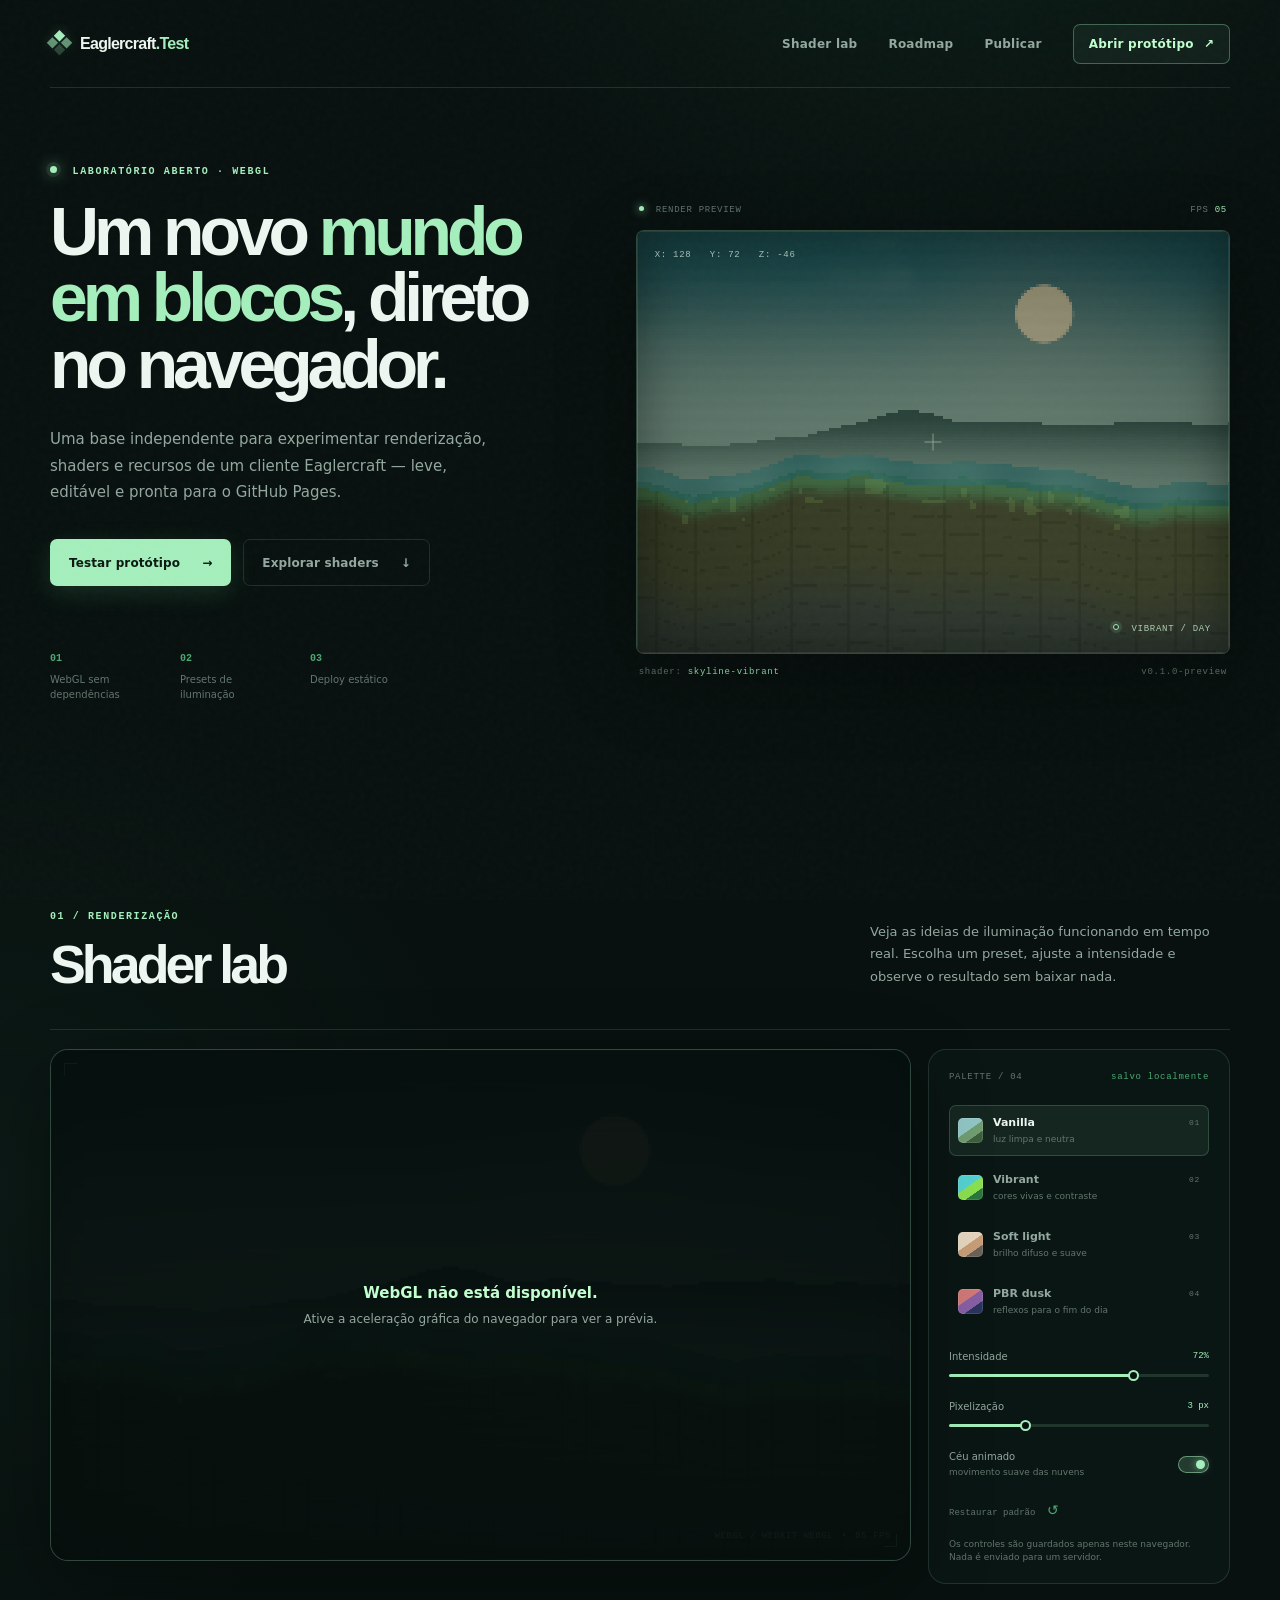
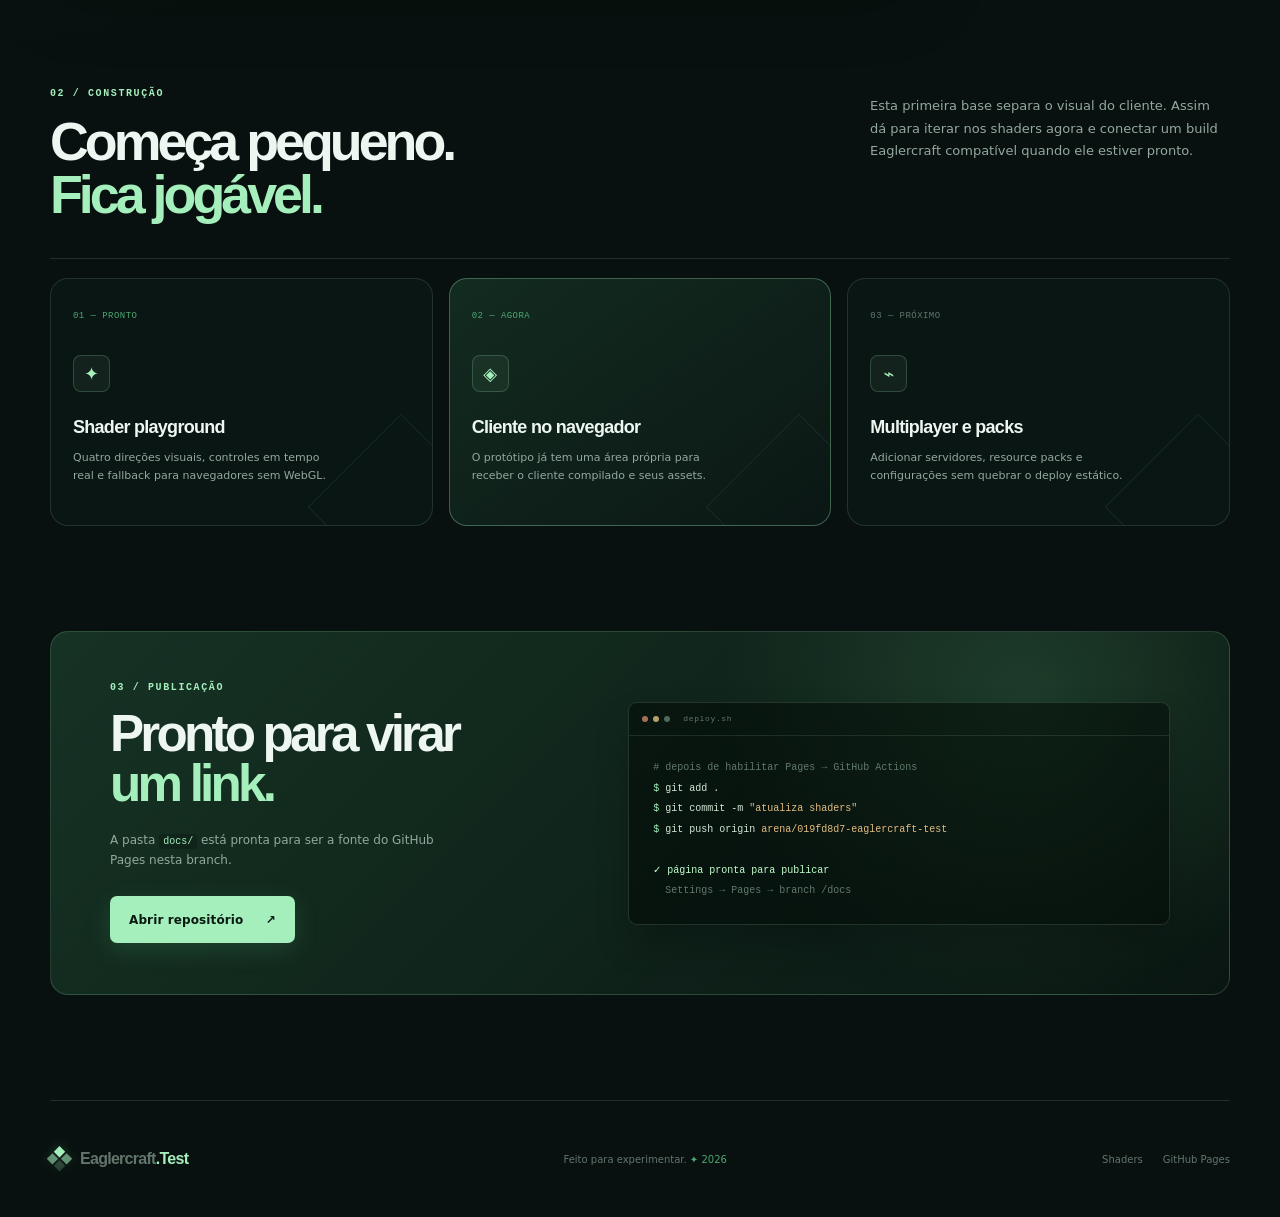
<file: docs/index.html>
<!doctype html>
<html lang="pt-BR">
  <head>
    <meta charset="utf-8" />
    <meta name="viewport" content="width=device-width, initial-scale=1" />
    <meta name="theme-color" content="#08110f" />
    <meta
      name="description"
      content="Eaglercraft Test: laboratório web para testar shaders e preparar um cliente Eaglercraft no navegador."
    />
    <title>Eaglercraft Test — laboratório web</title>
    <link rel="icon" href="assets/favicon.svg" type="image/svg+xml" />
    <link rel="stylesheet" href="styles.css" />
    <script src="js/app.js" defer></script>
  </head>
  <body>
    <div class="noise" aria-hidden="true"></div>
    <header class="topbar">
      <a class="brand" href="#inicio" aria-label="Eaglercraft Test, início">
        <span class="brand-mark" aria-hidden="true">
          <span></span><span></span><span></span><span></span>
        </span>
        <span>Eaglercraft<span class="brand-accent">.Test</span></span>
      </a>

      <button class="menu-toggle" type="button" aria-expanded="false" aria-controls="main-nav">
        <span></span><span></span><span></span>
        <span class="sr-only">Abrir menu</span>
      </button>

      <nav id="main-nav" class="main-nav" aria-label="Navegação principal">
        <a href="#shader-lab">Shader lab</a>
        <a href="#roadmap">Roadmap</a>
        <a href="#publicar">Publicar</a>
        <a class="nav-cta" href="game.html">Abrir protótipo <span aria-hidden="true">↗</span></a>
      </nav>
    </header>

    <main id="inicio">
      <section class="hero section-wrap" aria-labelledby="hero-title">
        <div class="hero-copy">
          <p class="eyebrow"><span class="status-dot"></span> laboratório aberto · WebGL</p>
          <h1 id="hero-title">Um novo <em>mundo em blocos</em>, direto no navegador.</h1>
          <p class="hero-lede">
            Uma base independente para experimentar renderização, shaders e recursos de um
            cliente Eaglercraft — leve, editável e pronta para o GitHub Pages.
          </p>
          <div class="hero-actions">
            <a class="button button-primary" href="game.html">Testar protótipo <span aria-hidden="true">→</span></a>
            <a class="button button-quiet" href="#shader-lab">Explorar shaders <span aria-hidden="true">↓</span></a>
          </div>
          <dl class="hero-facts" aria-label="Detalhes do projeto">
            <div>
              <dt>01</dt>
              <dd>WebGL sem dependências</dd>
            </div>
            <div>
              <dt>02</dt>
              <dd>Presets de iluminação</dd>
            </div>
            <div>
              <dt>03</dt>
              <dd>Deploy estático</dd>
            </div>
          </dl>
        </div>

        <div class="hero-visual" aria-label="Prévia animada de um cenário em blocos">
          <div class="visual-topline">
            <span><span class="mini-dot"></span> RENDER PREVIEW</span>
            <span class="mono">FPS <strong id="hero-fps">--</strong></span>
          </div>
          <div class="canvas-frame hero-canvas-frame">
            <canvas id="hero-canvas" width="960" height="640"></canvas>
            <div class="canvas-overlay overlay-coordinates mono">X: 128 &nbsp; Y: 72 &nbsp; Z: -46</div>
            <div class="canvas-overlay overlay-mode"><span class="pulse-ring"></span> VIBRANT / DAY</div>
            <div class="crosshair" aria-hidden="true"><i></i><i></i></div>
          </div>
          <div class="visual-bottomline">
            <span>shader: <strong>skyline-vibrant</strong></span>
            <span class="mono">v0.1.0-preview</span>
          </div>
        </div>
      </section>

      <section id="shader-lab" class="lab-section section-wrap" aria-labelledby="lab-title">
        <div class="section-heading">
          <div>
            <p class="eyebrow">01 / renderização</p>
            <h2 id="lab-title">Shader lab</h2>
          </div>
          <p>
            Veja as ideias de iluminação funcionando em tempo real. Escolha um preset, ajuste a
            intensidade e observe o resultado sem baixar nada.
          </p>
        </div>

        <div class="lab-layout">
          <div class="canvas-frame lab-canvas-frame">
            <canvas id="shader-canvas" width="1280" height="720"></canvas>
            <div id="webgl-fallback" class="webgl-fallback" hidden>
              <strong>WebGL não está disponível.</strong>
              <span>Ative a aceleração gráfica do navegador para ver a prévia.</span>
            </div>
            <div class="canvas-corner corner-tl"></div>
            <div class="canvas-corner corner-br"></div>
            <div class="lab-stats mono">
              <span id="lab-renderer">WEBGL / DETECTANDO</span>
              <span>•</span>
              <span><strong id="lab-fps">--</strong> FPS</span>
            </div>
          </div>

          <aside class="control-panel" aria-label="Controles do shader lab">
            <div class="panel-header">
              <span class="panel-kicker">PALETTE / 04</span>
              <span id="save-status" class="save-status">salvo localmente</span>
            </div>

            <div class="preset-list" role="group" aria-label="Presets de shader">
              <button class="preset is-active" type="button" data-preset="0">
                <span class="preset-swatch swatch-vanilla"></span>
                <span><strong>Vanilla</strong><small>luz limpa e neutra</small></span>
                <span class="preset-key mono">01</span>
              </button>
              <button class="preset" type="button" data-preset="1">
                <span class="preset-swatch swatch-vibrant"></span>
                <span><strong>Vibrant</strong><small>cores vivas e contraste</small></span>
                <span class="preset-key mono">02</span>
              </button>
              <button class="preset" type="button" data-preset="2">
                <span class="preset-swatch swatch-soft"></span>
                <span><strong>Soft light</strong><small>brilho difuso e suave</small></span>
                <span class="preset-key mono">03</span>
              </button>
              <button class="preset" type="button" data-preset="3">
                <span class="preset-swatch swatch-pbr"></span>
                <span><strong>PBR dusk</strong><small>reflexos para o fim do dia</small></span>
                <span class="preset-key mono">04</span>
              </button>
            </div>

            <div class="control-group">
              <div class="control-label"><label for="intensity">Intensidade</label><output id="intensity-value" for="intensity">72%</output></div>
              <input id="intensity" type="range" min="0" max="100" value="72" />
            </div>
            <div class="control-group">
              <div class="control-label"><label for="pixel-size">Pixelização</label><output id="pixel-value" for="pixel-size">3 px</output></div>
              <input id="pixel-size" type="range" min="1" max="8" value="3" />
            </div>
            <label class="switch-row">
              <span><strong>Céu animado</strong><small>movimento suave das nuvens</small></span>
              <input id="motion-toggle" type="checkbox" checked />
              <span class="switch" aria-hidden="true"></span>
            </label>
            <button id="reset-controls" class="reset-button" type="button">Restaurar padrão <span aria-hidden="true">↺</span></button>

            <p class="panel-note">Os controles são guardados apenas neste navegador. Nada é enviado para um servidor.</p>
          </aside>
        </div>
      </section>

      <section id="roadmap" class="roadmap-section section-wrap" aria-labelledby="roadmap-title">
        <div class="section-heading compact-heading">
          <div>
            <p class="eyebrow">02 / construção</p>
            <h2 id="roadmap-title">Começa pequeno.<br /><em>Fica jogável.</em></h2>
          </div>
          <p>
            Esta primeira base separa o visual do cliente. Assim dá para iterar nos shaders agora
            e conectar um build Eaglercraft compatível quando ele estiver pronto.
          </p>
        </div>
        <div class="roadmap-grid">
          <article class="roadmap-card done">
            <span class="card-index mono">01 — pronto</span>
            <div class="card-icon" aria-hidden="true">✦</div>
            <h3>Shader playground</h3>
            <p>Quatro direções visuais, controles em tempo real e fallback para navegadores sem WebGL.</p>
          </article>
          <article class="roadmap-card current">
            <span class="card-index mono">02 — agora</span>
            <div class="card-icon" aria-hidden="true">◈</div>
            <h3>Cliente no navegador</h3>
            <p>O protótipo já tem uma área própria para receber o cliente compilado e seus assets.</p>
          </article>
          <article class="roadmap-card next">
            <span class="card-index mono">03 — próximo</span>
            <div class="card-icon" aria-hidden="true">⌁</div>
            <h3>Multiplayer e packs</h3>
            <p>Adicionar servidores, resource packs e configurações sem quebrar o deploy estático.</p>
          </article>
        </div>
      </section>

      <section id="publicar" class="publish-section section-wrap" aria-labelledby="publish-title">
        <div class="publish-card">
          <div class="publish-copy">
            <p class="eyebrow">03 / publicação</p>
            <h2 id="publish-title">Pronto para virar<br /><em>um link.</em></h2>
            <p>
              A pasta <code>docs/</code> está pronta para ser a fonte do GitHub Pages nesta branch.
            </p>
            <a class="button button-primary" href="https://github.com/luisfelipelongaray-hue/Eaglercraft-Test" target="_blank" rel="noreferrer">Abrir repositório <span aria-hidden="true">↗</span></a>
          </div>
          <div class="publish-terminal" aria-label="Comandos para publicar">
            <div class="terminal-bar"><span></span><span></span><span></span><b>deploy.sh</b></div>
            <pre><code><span class="code-muted"># depois de habilitar Pages → GitHub Actions</span>
<span class="code-prompt">$</span> git add .
<span class="code-prompt">$</span> git commit -m <span class="code-string">"atualiza shaders"</span>
<span class="code-prompt">$</span> git push origin <span class="code-string">arena/019fd8d7-eaglercraft-test</span>

<span class="code-ok">✓ página pronta para publicar</span>
<span class="code-muted">  Settings → Pages → branch /docs</span></code></pre>
          </div>
        </div>
      </section>
    </main>

    <footer class="footer section-wrap">
      <a class="brand" href="#inicio" aria-label="Voltar ao início">
        <span class="brand-mark" aria-hidden="true"><span></span><span></span><span></span><span></span></span>
        <span>Eaglercraft<span class="brand-accent">.Test</span></span>
      </a>
      <p>Feito para experimentar. <span aria-hidden="true">✦</span> <span id="year">2026</span></p>
      <div class="footer-links"><a href="#shader-lab">Shaders</a><a href="#publicar">GitHub Pages</a></div>
    </footer>
  </body>
</html>
</file>
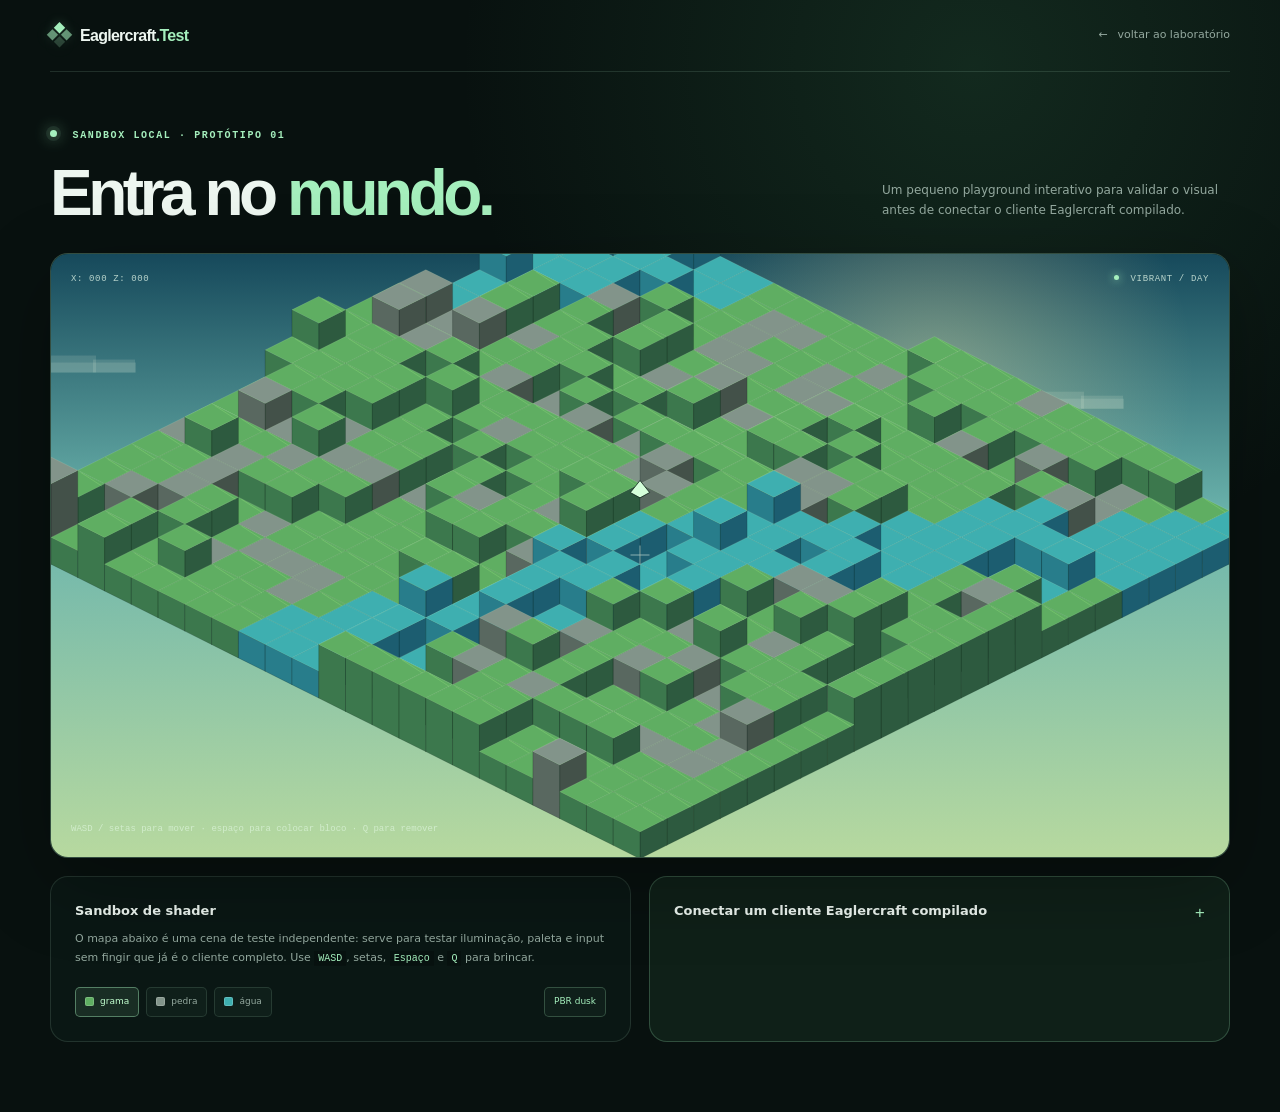
<file: docs/game.html>
<!doctype html>
<html lang="pt-BR">
  <head>
    <meta charset="utf-8" />
    <meta name="viewport" content="width=device-width, initial-scale=1" />
    <meta name="theme-color" content="#08110f" />
    <meta name="description" content="Protótipo jogável do Eaglercraft Test com mundo em blocos e iluminação experimental." />
    <title>Protótipo — Eaglercraft Test</title>
    <link rel="icon" href="assets/favicon.svg" type="image/svg+xml" />
    <link rel="stylesheet" href="styles.css" />
    <script src="js/game.js" defer></script>
  </head>
  <body class="game-page">
    <header class="topbar game-topbar">
      <a class="brand" href="index.html" aria-label="Eaglercraft Test, início">
        <span class="brand-mark" aria-hidden="true"><span></span><span></span><span></span><span></span></span>
        <span>Eaglercraft<span class="brand-accent">.Test</span></span>
      </a>
      <a class="back-link" href="index.html"><span aria-hidden="true">←</span> voltar ao laboratório</a>
    </header>

    <main class="game-content section-wrap">
      <section class="game-intro" aria-labelledby="game-title">
        <div>
          <p class="eyebrow"><span class="status-dot"></span> sandbox local · protótipo 01</p>
          <h1 id="game-title">Entra no <em>mundo.</em></h1>
        </div>
        <p>
          Um pequeno playground interativo para validar o visual antes de conectar o cliente
          Eaglercraft compilado.
        </p>
      </section>

      <section class="game-stage" aria-label="Sandbox de blocos interativo">
        <canvas id="game-canvas" width="1280" height="720"></canvas>
        <div class="game-hud" aria-hidden="true">
          <span id="game-coordinates" class="game-coordinates">X: 000 &nbsp; Z: 000</span>
          <span id="game-mode" class="game-badge"><span class="mini-dot"></span> VIBRANT / DAY</span>
          <span class="game-crosshair"></span>
          <span class="game-help">WASD / setas para mover · espaço para colocar bloco · Q para remover</span>
        </div>
      </section>

      <section class="game-panel" aria-label="Controles do protótipo">
        <div class="game-info-card">
          <h2>Sandbox de shader</h2>
          <p>
            O mapa abaixo é uma cena de teste independente: serve para testar iluminação, paleta e
            input sem fingir que já é o cliente completo. Use <code>WASD</code>, setas, <code>Espaço</code>
            e <code>Q</code> para brincar.
          </p>
          <div class="block-actions" role="group" aria-label="Ações de bloco">
            <button class="small-button is-selected" type="button" data-block="grass"><span class="block-chip grass-chip"></span> grama</button>
            <button class="small-button" type="button" data-block="stone"><span class="block-chip stone-chip"></span> pedra</button>
            <button class="small-button" type="button" data-block="water"><span class="block-chip water-chip"></span> água</button>
            <button id="shader-toggle" class="small-button shader-button" type="button">PBR dusk</button>
          </div>
        </div>
        <details class="client-details">
          <summary>Conectar um cliente Eaglercraft compilado</summary>
          <p>
            Coloque o build autorizado dentro de <code>docs/client/</code> e siga o passo a passo no
            <code>README.md</code>. A página foi deixada separada para que o cliente e os shaders
            possam evoluir sem misturar assets ou credenciais de servidor.
          </p>
        </details>
      </section>
    </main>
  </body>
</html>
</file>
<file: docs/styles.css>
:root {
  --bg: #08110f;
  --bg-deep: #050b0a;
  --panel: #0c1916;
  --panel-light: #10221d;
  --ink: #edf6f0;
  --muted: #93a89e;
  --muted-dark: #62756c;
  --line: rgba(174, 226, 196, 0.14);
  --line-strong: rgba(174, 226, 196, 0.28);
  --green: #a5efbd;
  --green-bright: #c2ffcf;
  --green-dark: #4ca773;
  --orange: #f6ae67;
  --shadow: 0 24px 80px rgba(0, 0, 0, 0.3);
  --radius: 18px;
  --display: "Arial Narrow", "Helvetica Neue", Arial, sans-serif;
  --body: Inter, ui-sans-serif, system-ui, -apple-system, BlinkMacSystemFont, "Segoe UI", sans-serif;
  --mono: "SFMono-Regular", Consolas, "Liberation Mono", monospace;
}

* {
  box-sizing: border-box;
}

html {
  background: var(--bg-deep);
  scroll-behavior: smooth;
}

body {
  min-width: 320px;
  margin: 0;
  color: var(--ink);
  background:
    radial-gradient(circle at 73% -10%, rgba(44, 111, 78, 0.18), transparent 34rem),
    radial-gradient(circle at 0% 42%, rgba(36, 83, 64, 0.12), transparent 30rem),
    var(--bg);
  font-family: var(--body);
  line-height: 1.5;
  overflow-x: hidden;
}

body::before {
  position: fixed;
  inset: 0;
  z-index: -2;
  pointer-events: none;
  content: "";
  opacity: 0.24;
  background-image:
    linear-gradient(rgba(152, 216, 173, 0.045) 1px, transparent 1px),
    linear-gradient(90deg, rgba(152, 216, 173, 0.045) 1px, transparent 1px);
  background-size: 72px 72px;
  mask-image: linear-gradient(to bottom, black, transparent 82%);
}

body::after {
  position: fixed;
  inset: 0;
  z-index: -3;
  pointer-events: none;
  content: "";
  background: linear-gradient(110deg, transparent 0 48%, rgba(183, 255, 198, 0.018) 50%, transparent 52%);
}

.noise {
  position: fixed;
  inset: 0;
  z-index: 10;
  pointer-events: none;
  opacity: 0.028;
  background-image: url("data:image/svg+xml,%3Csvg viewBox='0 0 180 180' xmlns='http://www.w3.org/2000/svg'%3E%3Cfilter id='n'%3E%3CfeTurbulence type='fractalNoise' baseFrequency='.9' numOctaves='3' stitchTiles='stitch'/%3E%3C/filter%3E%3Crect width='100%25' height='100%25' filter='url(%23n)' opacity='.8'/%3E%3C/svg%3E");
}

a {
  color: inherit;
  text-decoration: none;
}

button,
input {
  font: inherit;
}

button {
  color: inherit;
}

::selection {
  color: var(--bg);
  background: var(--green);
}

.sr-only {
  position: absolute;
  width: 1px;
  height: 1px;
  padding: 0;
  margin: -1px;
  overflow: hidden;
  clip: rect(0, 0, 0, 0);
  white-space: nowrap;
  border: 0;
}

.section-wrap,
.topbar {
  width: min(1180px, calc(100% - 64px));
  margin-inline: auto;
}

.topbar {
  display: flex;
  align-items: center;
  justify-content: space-between;
  height: 88px;
  border-bottom: 1px solid var(--line);
}

.brand {
  display: inline-flex;
  align-items: center;
  gap: 11px;
  font-family: var(--display);
  font-size: 16px;
  font-weight: 800;
  letter-spacing: -0.045em;
}

.brand-accent {
  color: var(--green);
}

.brand-mark {
  position: relative;
  display: grid;
  grid-template-columns: repeat(2, 8px);
  grid-template-rows: repeat(2, 8px);
  gap: 2px;
  width: 19px;
  height: 19px;
  transform: rotate(45deg);
}

.brand-mark span {
  display: block;
  background: var(--green);
  box-shadow: 0 0 12px rgba(165, 239, 189, 0.28);
}

.brand-mark span:nth-child(2),
.brand-mark span:nth-child(3) {
  opacity: 0.58;
}

.brand-mark span:nth-child(4) {
  opacity: 0.22;
}

.main-nav {
  display: flex;
  align-items: center;
  gap: 31px;
  color: var(--muted);
  font-size: 12px;
  font-weight: 650;
  letter-spacing: 0.02em;
}

.main-nav a {
  transition: color 180ms ease;
}

.main-nav a:hover,
.main-nav a:focus-visible,
.footer-links a:hover,
.footer-links a:focus-visible {
  color: var(--green-bright);
}

.main-nav .nav-cta {
  display: inline-flex;
  align-items: center;
  gap: 10px;
  padding: 10px 15px;
  color: var(--green-bright);
  border: 1px solid rgba(165, 239, 189, 0.33);
  border-radius: 7px;
  background: rgba(165, 239, 189, 0.055);
}

.main-nav .nav-cta:hover,
.main-nav .nav-cta:focus-visible {
  color: var(--bg);
  background: var(--green);
  border-color: var(--green);
}

.menu-toggle {
  display: none;
  width: 42px;
  height: 38px;
  padding: 9px;
  cursor: pointer;
  background: transparent;
  border: 1px solid var(--line);
  border-radius: 7px;
}

.menu-toggle > span:not(.sr-only) {
  display: block;
  height: 1px;
  margin: 4px 0;
  background: var(--green);
}

.hero {
  display: grid;
  grid-template-columns: minmax(0, 0.91fr) minmax(480px, 1.09fr);
  align-items: center;
  gap: clamp(42px, 7vw, 100px);
  min-height: 690px;
  padding-top: 78px;
  padding-bottom: 105px;
}

.eyebrow {
  margin: 0 0 22px;
  color: var(--green);
  font-family: var(--mono);
  font-size: 10px;
  font-weight: 700;
  letter-spacing: 0.16em;
  line-height: 1;
  text-transform: uppercase;
}

.status-dot,
.mini-dot {
  display: inline-block;
  width: 7px;
  height: 7px;
  margin-right: 8px;
  vertical-align: 1px;
  border-radius: 50%;
  background: var(--green);
  box-shadow: 0 0 0 4px rgba(165, 239, 189, 0.09), 0 0 16px var(--green);
}

.hero h1,
.section-heading h2,
.publish-copy h2 {
  max-width: 620px;
  margin: 0;
  font-family: var(--display);
  font-size: clamp(48px, 5.3vw, 76px);
  font-weight: 750;
  letter-spacing: -0.074em;
  line-height: 0.98;
}

.hero h1 em,
.section-heading h2 em,
.publish-copy h2 em {
  color: var(--green);
  font-style: normal;
}

.hero-lede {
  max-width: 450px;
  margin: 28px 0 0;
  color: var(--muted);
  font-size: 15px;
  line-height: 1.75;
}

.hero-actions {
  display: flex;
  flex-wrap: wrap;
  gap: 12px;
  margin-top: 34px;
}

.button {
  display: inline-flex;
  align-items: center;
  justify-content: center;
  gap: 22px;
  min-height: 47px;
  padding: 0 18px;
  border: 1px solid transparent;
  border-radius: 7px;
  font-size: 12px;
  font-weight: 750;
  letter-spacing: 0.01em;
  transition: transform 180ms ease, color 180ms ease, background 180ms ease, border-color 180ms ease;
}

.button:hover,
.button:focus-visible {
  transform: translateY(-2px);
}

.button-primary {
  color: #0a1911;
  background: var(--green);
  box-shadow: 0 7px 25px rgba(91, 187, 121, 0.18);
}

.button-primary:hover,
.button-primary:focus-visible {
  background: var(--green-bright);
}

.button-quiet {
  color: var(--muted);
  border-color: var(--line);
}

.button-quiet:hover,
.button-quiet:focus-visible {
  color: var(--green-bright);
  border-color: var(--line-strong);
  background: rgba(165, 239, 189, 0.045);
}

.hero-facts {
  display: flex;
  gap: 30px;
  margin: 65px 0 0;
}

.hero-facts div {
  min-width: 87px;
}

.hero-facts dt {
  margin-bottom: 7px;
  color: var(--green-dark);
  font-family: var(--mono);
  font-size: 10px;
  font-weight: 700;
}

.hero-facts dd {
  max-width: 100px;
  margin: 0;
  color: var(--muted-dark);
  font-size: 10px;
  line-height: 1.45;
}

.hero-visual {
  min-width: 0;
  transform: translateY(8px);
}

.visual-topline,
.visual-bottomline {
  display: flex;
  align-items: center;
  justify-content: space-between;
  color: var(--muted-dark);
  font-family: var(--mono);
  font-size: 9px;
  letter-spacing: 0.08em;
}

.visual-topline {
  padding: 0 3px 12px;
}

.visual-topline strong,
.visual-bottomline strong {
  color: var(--green);
  font-weight: 500;
}

.mini-dot {
  width: 5px;
  height: 5px;
  margin-right: 6px;
  box-shadow: 0 0 9px var(--green);
}

.mono {
  font-family: var(--mono);
}

.canvas-frame {
  position: relative;
  overflow: hidden;
  border: 1px solid rgba(177, 235, 197, 0.2);
  background: #101f1b;
  box-shadow: var(--shadow);
}

.canvas-frame::after {
  position: absolute;
  inset: 0;
  pointer-events: none;
  content: "";
  border: 1px solid rgba(255, 255, 255, 0.035);
  box-shadow: inset 0 0 45px rgba(5, 12, 9, 0.43);
}

.hero-canvas-frame {
  aspect-ratio: 1.4;
  border-radius: 8px;
}

.canvas-frame canvas {
  display: block;
  width: 100%;
  height: 100%;
}

.canvas-overlay {
  position: absolute;
  z-index: 1;
  color: rgba(234, 255, 239, 0.67);
  font-family: var(--mono);
  font-size: 9px;
  letter-spacing: 0.08em;
  pointer-events: none;
}

.overlay-coordinates {
  top: 18px;
  left: 18px;
}

.overlay-mode {
  right: 18px;
  bottom: 17px;
  color: rgba(218, 255, 224, 0.75);
}

.pulse-ring {
  display: inline-block;
  width: 6px;
  height: 6px;
  margin-right: 6px;
  vertical-align: 1px;
  border: 1px solid var(--green);
  border-radius: 50%;
  box-shadow: 0 0 0 3px rgba(165, 239, 189, 0.13);
}

.crosshair {
  position: absolute;
  top: 50%;
  left: 50%;
  z-index: 1;
  width: 17px;
  height: 17px;
  transform: translate(-50%, -50%);
  opacity: 0.54;
  pointer-events: none;
}

.crosshair i {
  position: absolute;
  display: block;
  background: rgba(234, 255, 239, 0.78);
}

.crosshair i:first-child {
  top: 8px;
  left: 0;
  width: 17px;
  height: 1px;
}

.crosshair i:last-child {
  top: 0;
  left: 8px;
  width: 1px;
  height: 17px;
}

.visual-bottomline {
  padding: 12px 3px 0;
}

.lab-section,
.roadmap-section,
.publish-section {
  padding-top: 105px;
}

.section-heading {
  display: flex;
  align-items: end;
  justify-content: space-between;
  gap: 60px;
  padding-bottom: 38px;
  border-bottom: 1px solid var(--line);
}

.section-heading .eyebrow {
  margin-bottom: 16px;
}

.section-heading h2,
.publish-copy h2 {
  font-size: clamp(38px, 4.2vw, 58px);
  line-height: 0.98;
}

.section-heading > p {
  max-width: 360px;
  margin: 0 0 2px;
  color: var(--muted);
  font-size: 13px;
  line-height: 1.75;
}

.lab-layout {
  display: grid;
  grid-template-columns: minmax(0, 1fr) 302px;
  gap: 17px;
  margin-top: 19px;
}

.lab-canvas-frame {
  min-height: 422px;
  aspect-ratio: 1.68;
  border-radius: var(--radius);
}

.lab-canvas-frame canvas {
  min-height: 422px;
}

.canvas-corner {
  position: absolute;
  z-index: 2;
  width: 13px;
  height: 13px;
  pointer-events: none;
  border-color: rgba(194, 255, 207, 0.7);
  border-style: solid;
}

.corner-tl {
  top: 13px;
  left: 13px;
  border-width: 1px 0 0 1px;
}

.corner-br {
  right: 13px;
  bottom: 13px;
  border-width: 0 1px 1px 0;
}

.lab-stats {
  position: absolute;
  right: 19px;
  bottom: 17px;
  z-index: 3;
  display: flex;
  gap: 8px;
  color: rgba(227, 255, 236, 0.7);
  font-size: 9px;
  letter-spacing: 0.06em;
}

.lab-stats strong {
  color: var(--green);
  font-weight: 500;
}

.webgl-fallback {
  position: absolute;
  inset: 0;
  z-index: 4;
  display: grid;
  place-content: center;
  gap: 6px;
  padding: 30px;
  text-align: center;
  background: rgba(6, 15, 12, 0.93);
}

.webgl-fallback strong {
  color: var(--green-bright);
  font-size: 15px;
}

.webgl-fallback span {
  color: var(--muted);
  font-size: 12px;
}

.control-panel {
  display: flex;
  flex-direction: column;
  min-height: 422px;
  padding: 21px 20px 18px;
  border: 1px solid var(--line);
  border-radius: var(--radius);
  background: rgba(12, 25, 22, 0.83);
}

.panel-header,
.control-label {
  display: flex;
  align-items: center;
  justify-content: space-between;
}

.panel-kicker,
.save-status,
.preset-key {
  color: var(--muted-dark);
  font-family: var(--mono);
  font-size: 9px;
  letter-spacing: 0.08em;
  text-transform: uppercase;
}

.save-status {
  color: var(--green-dark);
  text-transform: none;
}

.preset-list {
  display: grid;
  gap: 6px;
  margin-top: 21px;
}

.preset {
  display: grid;
  grid-template-columns: 25px minmax(0, 1fr) auto;
  align-items: center;
  gap: 10px;
  width: 100%;
  padding: 9px 8px;
  color: var(--muted);
  text-align: left;
  cursor: pointer;
  border: 1px solid transparent;
  border-radius: 7px;
  background: transparent;
  transition: background 160ms ease, border-color 160ms ease, color 160ms ease;
}

.preset:hover,
.preset:focus-visible {
  color: var(--ink);
  background: rgba(165, 239, 189, 0.05);
}

.preset.is-active {
  color: var(--ink);
  border-color: rgba(165, 239, 189, 0.19);
  background: rgba(165, 239, 189, 0.075);
}

.preset-swatch {
  display: block;
  width: 25px;
  height: 25px;
  border-radius: 5px;
  box-shadow: inset 0 0 0 1px rgba(255, 255, 255, 0.12);
}

.swatch-vanilla {
  background: linear-gradient(145deg, #91c6c5 0 46%, #719d72 47% 70%, #3e5f3e 71%);
}

.swatch-vibrant {
  background: linear-gradient(145deg, #55d2d0 0 43%, #8be051 44% 70%, #2b773c 71%);
}

.swatch-soft {
  background: linear-gradient(145deg, #e6d6bf 0 45%, #c89e78 46% 70%, #6b6259 71%);
}

.swatch-pbr {
  background: linear-gradient(145deg, #d07978 0 40%, #8760a4 41% 68%, #2a345e 69%);
}

.preset strong,
.preset small {
  display: block;
}

.preset strong {
  font-size: 11px;
  font-weight: 680;
}

.preset small {
  margin-top: 1px;
  color: var(--muted-dark);
  font-size: 9px;
}

.preset-key {
  align-self: start;
  padding-top: 2px;
  font-size: 8px;
}

.control-group {
  margin-top: 22px;
}

.control-label {
  margin-bottom: 10px;
}

.control-label label,
.control-label output {
  color: var(--muted);
  font-size: 10px;
}

.control-label output {
  color: var(--green);
  font-family: var(--mono);
  font-size: 9px;
}

input[type="range"] {
  display: block;
  width: 100%;
  height: 3px;
  margin: 0;
  appearance: none;
  cursor: pointer;
  border-radius: 4px;
  outline: none;
  background: linear-gradient(to right, var(--green) 0%, var(--green) var(--range, 50%), rgba(165, 239, 189, 0.14) var(--range, 50%), rgba(165, 239, 189, 0.14) 100%);
}

input[type="range"]::-webkit-slider-thumb {
  width: 11px;
  height: 11px;
  appearance: none;
  border: 2px solid var(--green);
  border-radius: 50%;
  background: var(--bg);
}

input[type="range"]::-moz-range-thumb {
  width: 8px;
  height: 8px;
  border: 2px solid var(--green);
  border-radius: 50%;
  background: var(--bg);
}

.switch-row {
  display: grid;
  grid-template-columns: minmax(0, 1fr) auto;
  align-items: center;
  gap: 13px;
  margin-top: 22px;
  cursor: pointer;
}

.switch-row strong,
.switch-row small {
  display: block;
}

.switch-row strong {
  color: var(--muted);
  font-size: 10px;
  font-weight: 500;
}

.switch-row small {
  margin-top: 2px;
  color: var(--muted-dark);
  font-size: 9px;
}

.switch-row input {
  position: absolute;
  opacity: 0;
}

.switch {
  position: relative;
  display: block;
  width: 31px;
  height: 17px;
  border: 1px solid var(--line-strong);
  border-radius: 20px;
  background: rgba(165, 239, 189, 0.06);
  transition: background 160ms ease, border-color 160ms ease;
}

.switch::after {
  position: absolute;
  top: 3px;
  left: 3px;
  width: 9px;
  height: 9px;
  content: "";
  border-radius: 50%;
  background: var(--muted-dark);
  transition: transform 160ms ease, background 160ms ease;
}

.switch-row input:checked + .switch {
  border-color: rgba(165, 239, 189, 0.5);
  background: rgba(165, 239, 189, 0.17);
}

.switch-row input:checked + .switch::after {
  transform: translateX(14px);
  background: var(--green);
  box-shadow: 0 0 9px rgba(165, 239, 189, 0.62);
}

.switch-row input:focus-visible + .switch {
  outline: 2px solid var(--green);
  outline-offset: 3px;
}

.reset-button {
  align-self: flex-start;
  margin-top: 21px;
  padding: 0;
  color: var(--muted-dark);
  font-family: var(--mono);
  font-size: 9px;
  cursor: pointer;
  border: 0;
  background: transparent;
  transition: color 160ms ease;
}

.reset-button:hover,
.reset-button:focus-visible {
  color: var(--green);
}

.reset-button span {
  margin-left: 6px;
  color: var(--green-dark);
  font-size: 14px;
}

.panel-note {
  margin: auto 0 0;
  padding-top: 16px;
  color: var(--muted-dark);
  font-size: 9px;
  line-height: 1.5;
}

.compact-heading {
  align-items: start;
}

.compact-heading > p {
  margin-top: 6px;
}

.roadmap-grid {
  display: grid;
  grid-template-columns: repeat(3, 1fr);
  gap: 16px;
  margin-top: 19px;
}

.roadmap-card {
  position: relative;
  min-height: 248px;
  padding: 22px 22px 24px;
  overflow: hidden;
  border: 1px solid var(--line);
  border-radius: var(--radius);
  background: rgba(12, 25, 22, 0.72);
}

.roadmap-card::after {
  position: absolute;
  right: -35px;
  bottom: -48px;
  width: 130px;
  height: 130px;
  content: "";
  border: 1px solid rgba(165, 239, 189, 0.08);
  transform: rotate(45deg);
}

.roadmap-card.current {
  border-color: rgba(165, 239, 189, 0.32);
  background: linear-gradient(145deg, rgba(26, 59, 43, 0.64), rgba(12, 25, 22, 0.78));
}

.card-index {
  color: var(--green-dark);
  font-size: 9px;
  letter-spacing: 0.05em;
  text-transform: uppercase;
}

.roadmap-card.next .card-index {
  color: var(--muted-dark);
}

.card-icon {
  display: grid;
  place-items: center;
  width: 37px;
  height: 37px;
  margin: 30px 0 22px;
  color: var(--green);
  font-size: 18px;
  border: 1px solid rgba(165, 239, 189, 0.2);
  border-radius: 8px;
  background: rgba(165, 239, 189, 0.06);
}

.roadmap-card h3 {
  margin: 0;
  font-family: var(--display);
  font-size: 18px;
  letter-spacing: -0.04em;
}

.roadmap-card p {
  max-width: 265px;
  margin: 8px 0 0;
  color: var(--muted);
  font-size: 11px;
  line-height: 1.65;
}

.publish-card {
  display: grid;
  grid-template-columns: 0.9fr 1.1fr;
  align-items: center;
  gap: 75px;
  min-height: 330px;
  padding: 51px 59px;
  overflow: hidden;
  border: 1px solid rgba(165, 239, 189, 0.18);
  border-radius: var(--radius);
  background:
    radial-gradient(circle at 83% 20%, rgba(104, 191, 123, 0.18), transparent 19rem),
    linear-gradient(135deg, rgba(31, 70, 49, 0.65), rgba(10, 24, 19, 0.75));
}

.publish-copy .eyebrow {
  margin-bottom: 16px;
}

.publish-copy h2 {
  font-size: clamp(39px, 4vw, 55px);
}

.publish-copy > p:not(.eyebrow) {
  max-width: 360px;
  margin: 20px 0 26px;
  color: var(--muted);
  font-size: 12px;
  line-height: 1.7;
}

.publish-copy code {
  padding: 2px 4px;
  color: var(--green);
  font-family: var(--mono);
  font-size: 10px;
  border-radius: 3px;
  background: rgba(0, 0, 0, 0.2);
}

.publish-terminal {
  min-width: 0;
  overflow: hidden;
  border: 1px solid rgba(194, 255, 207, 0.14);
  border-radius: 9px;
  background: rgba(3, 10, 7, 0.55);
  box-shadow: 0 19px 35px rgba(0, 0, 0, 0.2);
}

.terminal-bar {
  display: flex;
  align-items: center;
  gap: 5px;
  height: 33px;
  padding: 0 13px;
  border-bottom: 1px solid rgba(194, 255, 207, 0.11);
}

.terminal-bar span {
  width: 6px;
  height: 6px;
  border-radius: 50%;
  background: #4c6a59;
}

.terminal-bar span:first-child {
  background: #a46f57;
}

.terminal-bar span:nth-child(2) {
  background: #b6a067;
}

.terminal-bar b {
  margin-left: 8px;
  color: var(--muted-dark);
  font-family: var(--mono);
  font-size: 8px;
  font-weight: 400;
  letter-spacing: 0.08em;
}

.publish-terminal pre {
  min-height: 177px;
  margin: 0;
  padding: 22px 24px;
  overflow: auto;
  color: #d4e6d7;
  font-family: var(--mono);
  font-size: 10px;
  line-height: 2.05;
}

.code-muted {
  color: #61796c;
}

.code-prompt {
  color: var(--green);
}

.code-string {
  color: #e4bd83;
}

.code-ok {
  color: var(--green-bright);
}

.footer {
  display: flex;
  align-items: center;
  justify-content: space-between;
  gap: 20px;
  min-height: 117px;
  margin-top: 105px;
  border-top: 1px solid var(--line);
  color: var(--muted-dark);
  font-size: 10px;
}

.footer p {
  margin: 0;
}

.footer p span {
  color: var(--green-dark);
}

.footer-links {
  display: flex;
  gap: 20px;
}

.footer-links a {
  transition: color 160ms ease;
}

/* Game / prototype page */
.game-page {
  min-height: 100vh;
  background:
    radial-gradient(circle at 76% 6%, rgba(61, 139, 91, 0.2), transparent 32rem),
    var(--bg);
}

.game-topbar {
  height: 72px;
}

.back-link {
  display: inline-flex;
  align-items: center;
  gap: 10px;
  color: var(--muted);
  font-size: 11px;
}

.back-link:hover,
.back-link:focus-visible {
  color: var(--green);
}

.game-content {
  padding-top: 58px;
  padding-bottom: 70px;
}

.game-intro {
  display: flex;
  align-items: end;
  justify-content: space-between;
  gap: 35px;
  margin-bottom: 29px;
}

.game-intro h1 {
  margin: 0;
  font-family: var(--display);
  font-size: clamp(40px, 5vw, 67px);
  letter-spacing: -0.07em;
  line-height: 0.95;
}

.game-intro h1 em {
  color: var(--green);
  font-style: normal;
}

.game-intro p:not(.eyebrow) {
  max-width: 348px;
  margin: 0 0 3px;
  color: var(--muted);
  font-size: 12px;
  line-height: 1.7;
}

.game-stage {
  position: relative;
  min-height: 560px;
  overflow: hidden;
  border: 1px solid rgba(177, 235, 197, 0.24);
  border-radius: var(--radius);
  background: #0c1b16;
  box-shadow: var(--shadow);
}

#game-canvas {
  display: block;
  width: 100%;
  height: min(67vh, 630px);
  min-height: 500px;
}

.game-hud {
  position: absolute;
  inset: 0;
  pointer-events: none;
}

.game-hud > * {
  position: absolute;
  color: rgba(235, 255, 239, 0.75);
  font-family: var(--mono);
  font-size: 9px;
  letter-spacing: 0.07em;
}

.game-coordinates {
  top: 19px;
  left: 20px;
}

.game-badge {
  top: 19px;
  right: 20px;
}

.game-help {
  bottom: 20px;
  left: 20px;
  color: rgba(235, 255, 239, 0.55) !important;
  letter-spacing: 0 !important;
  text-transform: none;
}

.game-crosshair {
  top: 50%;
  left: 50%;
  width: 19px;
  height: 19px;
  opacity: 0.7;
  transform: translate(-50%, -50%);
}

.game-crosshair::before,
.game-crosshair::after {
  position: absolute;
  content: "";
  background: rgba(240, 255, 241, 0.74);
}

.game-crosshair::before {
  top: 9px;
  left: 0;
  width: 19px;
  height: 1px;
}

.game-crosshair::after {
  top: 0;
  left: 9px;
  width: 1px;
  height: 19px;
}

.game-panel {
  display: grid;
  grid-template-columns: 1fr 1fr;
  gap: 18px;
  margin-top: 18px;
}

.game-info-card {
  padding: 24px;
  border: 1px solid var(--line);
  border-radius: var(--radius);
  background: rgba(12, 25, 22, 0.8);
}

.game-info-card h2,
.client-details summary {
  margin: 0;
  color: var(--ink);
  font-size: 13px;
  font-weight: 700;
}

.game-info-card p {
  max-width: 630px;
  margin: 10px 0 0;
  color: var(--muted);
  font-size: 11px;
  line-height: 1.7;
}

.game-info-card code {
  padding: 2px 4px;
  color: var(--green);
  font-family: var(--mono);
  font-size: 10px;
  background: rgba(0, 0, 0, 0.2);
}

.client-details {
  padding: 24px;
  border: 1px solid rgba(165, 239, 189, 0.22);
  border-radius: var(--radius);
  background: rgba(23, 51, 37, 0.48);
}

.client-details summary {
  cursor: pointer;
  list-style: none;
}

.client-details summary::-webkit-details-marker {
  display: none;
}

.client-details summary::after {
  float: right;
  color: var(--green);
  content: "+";
  font-family: var(--mono);
  font-size: 17px;
  font-weight: 400;
}

.client-details[open] summary::after {
  content: "−";
}

.client-details p {
  margin-bottom: 0;
}

.client-details code {
  white-space: nowrap;
}

@media (max-width: 980px) {
  .hero {
    grid-template-columns: 1fr;
    gap: 60px;
    padding-top: 72px;
  }

  .hero-copy {
    max-width: 690px;
  }

  .hero h1 {
    max-width: 700px;
  }

  .hero-lede {
    max-width: 570px;
  }

  .hero-facts {
    margin-top: 38px;
  }

  .hero-visual {
    width: min(100%, 740px);
    justify-self: end;
  }

  .lab-layout {
    grid-template-columns: 1fr;
  }

  .control-panel {
    display: grid;
    grid-template-columns: 1fr 1fr;
    column-gap: 24px;
    min-height: auto;
  }

  .panel-header,
  .preset-list,
  .panel-note {
    grid-column: 1 / -1;
  }

  .preset-list {
    grid-template-columns: 1fr 1fr;
  }

  .control-group {
    margin-top: 22px;
  }

  .switch-row {
    margin-top: 22px;
  }

  .reset-button {
    margin-top: 22px;
  }

  .panel-note {
    margin-top: 24px;
  }
}

@media (max-width: 720px) {
  .section-wrap,
  .topbar {
    width: min(100% - 36px, 580px);
  }

  .topbar {
    height: 74px;
  }

  .menu-toggle {
    display: block;
  }

  .main-nav {
    position: absolute;
    top: 73px;
    right: 18px;
    left: 18px;
    z-index: 20;
    display: none;
    align-items: stretch;
    gap: 0;
    padding: 8px;
    border: 1px solid var(--line-strong);
    border-radius: 9px;
    background: rgba(8, 17, 15, 0.97);
    box-shadow: var(--shadow);
  }

  .main-nav.is-open {
    display: flex;
    flex-direction: column;
  }

  .main-nav a {
    padding: 12px;
  }

  .main-nav .nav-cta {
    justify-content: space-between;
    margin-top: 4px;
  }

  .hero {
    min-height: 0;
    padding-top: 71px;
    padding-bottom: 75px;
  }

  .hero h1 {
    font-size: clamp(45px, 13vw, 66px);
  }

  .hero-lede {
    margin-top: 23px;
    font-size: 13px;
  }

  .hero-actions {
    align-items: stretch;
    flex-direction: column;
    width: min(100%, 250px);
  }

  .hero-facts {
    gap: 16px;
  }

  .hero-facts div {
    min-width: 0;
  }

  .hero-facts dd {
    max-width: 80px;
    font-size: 9px;
  }

  .hero-canvas-frame {
    aspect-ratio: 1.12;
  }

  .section-heading,
  .game-intro {
    display: block;
  }

  .section-heading > p,
  .game-intro p:not(.eyebrow) {
    margin-top: 21px;
  }

  .lab-section,
  .roadmap-section,
  .publish-section {
    padding-top: 78px;
  }

  .lab-canvas-frame {
    min-height: 270px;
    aspect-ratio: 1.15;
  }

  .lab-canvas-frame canvas {
    min-height: 270px;
  }

  .lab-stats {
    right: 12px;
    bottom: 12px;
    font-size: 8px;
  }

  .control-panel {
    display: flex;
  }

  .preset-list {
    grid-template-columns: 1fr;
  }

  .roadmap-grid,
  .game-panel {
    grid-template-columns: 1fr;
  }

  .roadmap-card {
    min-height: 215px;
  }

  .publish-card {
    grid-template-columns: 1fr;
    gap: 36px;
    padding: 32px 24px;
  }

  .publish-terminal pre {
    padding: 18px 14px;
    font-size: 8px;
  }

  .footer {
    align-items: start;
    flex-direction: column;
    justify-content: center;
    gap: 13px;
    min-height: 170px;
    margin-top: 78px;
  }

  #game-canvas {
    height: 500px;
    min-height: 500px;
  }

  .game-stage {
    min-height: 500px;
  }

  .game-content {
    padding-top: 42px;
  }
}

@media (prefers-reduced-motion: reduce) {
  html {
    scroll-behavior: auto;
  }

  *,
  *::before,
  *::after {
    transition-duration: 0.01ms !important;
    animation-duration: 0.01ms !important;
    animation-iteration-count: 1 !important;
  }
}

.block-actions {
  display: flex;
  flex-wrap: wrap;
  gap: 7px;
  margin-top: 19px;
}

.small-button {
  display: inline-flex;
  align-items: center;
  gap: 6px;
  min-height: 30px;
  padding: 0 9px;
  color: var(--muted);
  font-size: 9px;
  cursor: pointer;
  border: 1px solid var(--line);
  border-radius: 5px;
  background: rgba(165, 239, 189, 0.035);
  transition: color 160ms ease, border-color 160ms ease, background 160ms ease;
}

.small-button:hover,
.small-button:focus-visible,
.small-button.is-selected {
  color: var(--green-bright);
  border-color: rgba(165, 239, 189, 0.42);
  background: rgba(165, 239, 189, 0.1);
}

.small-button.shader-button {
  margin-left: auto;
  color: var(--green);
  border-color: rgba(165, 239, 189, 0.24);
}

.block-chip {
  display: inline-block;
  width: 9px;
  height: 9px;
  border-radius: 2px;
  box-shadow: inset 0 0 0 1px rgba(255, 255, 255, 0.18);
}

.grass-chip {
  background: #5fae62;
}

.stone-chip {
  background: #82948a;
}

.water-chip {
  background: #3eafb0;
}

@media (max-width: 430px) {
  .small-button.shader-button {
    margin-left: 0;
  }
}
</file>
